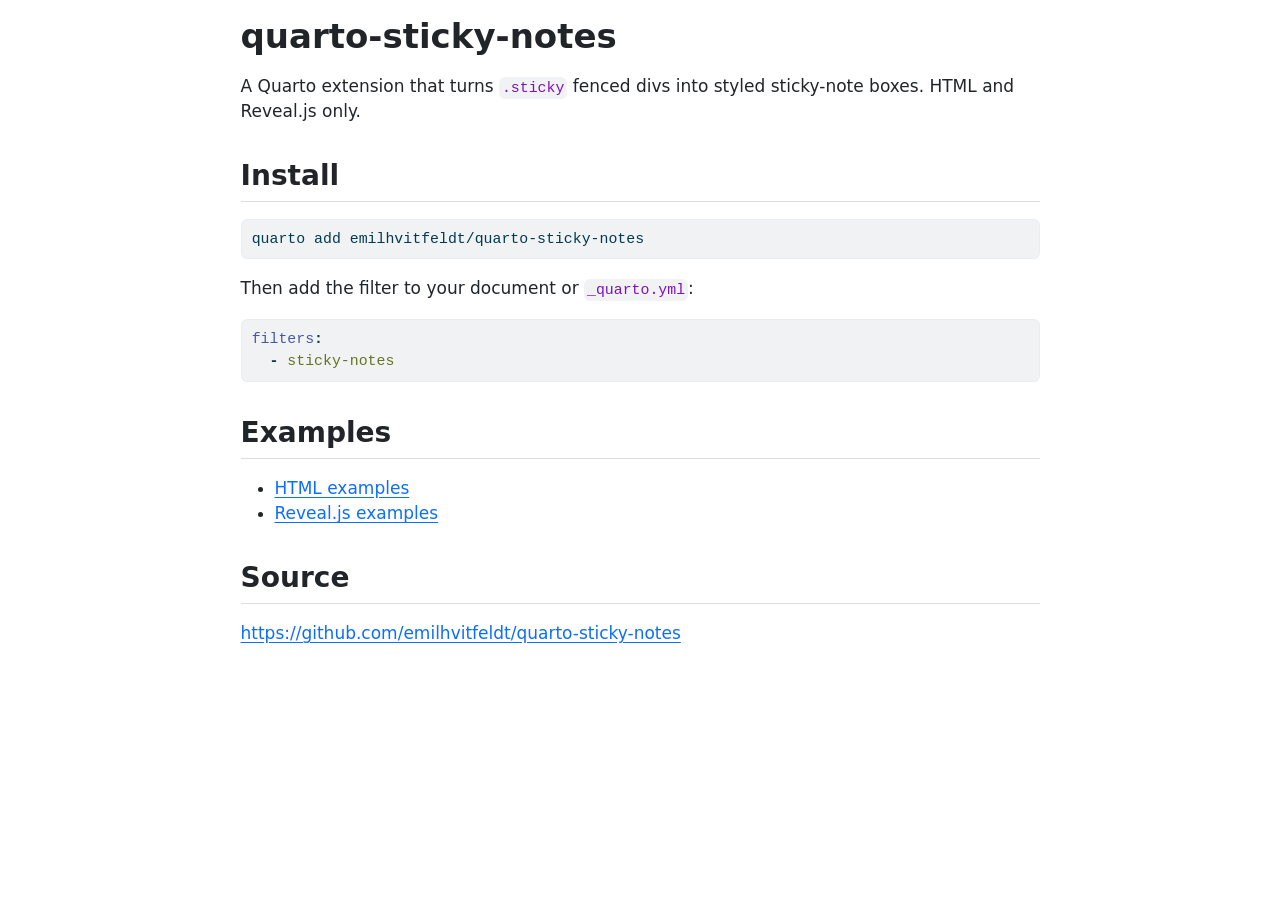
<file: docs/index.html>
<!DOCTYPE html>
<html xmlns="http://www.w3.org/1999/xhtml" lang="en" xml:lang="en"><head>

<meta charset="utf-8">
<meta name="generator" content="quarto-1.9.35">

<meta name="viewport" content="width=device-width, initial-scale=1.0, user-scalable=yes">


<title>quarto-sticky-notes</title>
<style>
/* Default styles provided by pandoc.
** See https://pandoc.org/MANUAL.html#variables-for-html for config info.
*/
code{white-space: pre-wrap;}
span.smallcaps{font-variant: small-caps;}
div.columns{display: flex; gap: min(4vw, 1.5em);}
div.column{flex: auto; overflow-x: auto;}
div.hanging-indent{margin-left: 1.5em; text-indent: -1.5em;}
ul.task-list{list-style: none;}
ul.task-list li input[type="checkbox"] {
  width: 0.8em;
  margin: 0 0.8em 0.2em -1em; /* quarto-specific, see https://github.com/quarto-dev/quarto-cli/issues/4556 */ 
  vertical-align: middle;
}
/* CSS for syntax highlighting */
html { -webkit-text-size-adjust: 100%; }
pre > code.sourceCode { white-space: pre; position: relative; }
pre > code.sourceCode > span { display: inline-block; line-height: 1.25; }
pre > code.sourceCode > span:empty { height: 1.2em; }
.sourceCode { overflow: visible; }
code.sourceCode > span { color: inherit; text-decoration: inherit; }
div.sourceCode { margin: 1em 0; }
pre.sourceCode { margin: 0; }
@media screen {
div.sourceCode { overflow: auto; }
}
@media print {
pre > code.sourceCode { white-space: pre-wrap; }
pre > code.sourceCode > span { text-indent: -5em; padding-left: 5em; }
}
pre.numberSource code
  { counter-reset: source-line 0; }
pre.numberSource code > span
  { position: relative; left: -4em; counter-increment: source-line; }
pre.numberSource code > span > a:first-child::before
  { content: counter(source-line);
    position: relative; left: -1em; text-align: right; vertical-align: baseline;
    border: none; display: inline-block;
    -webkit-touch-callout: none; -webkit-user-select: none;
    -khtml-user-select: none; -moz-user-select: none;
    -ms-user-select: none; user-select: none;
    padding: 0 4px; width: 4em;
  }
pre.numberSource { margin-left: 3em;  padding-left: 4px; }
div.sourceCode
  {   }
@media screen {
pre > code.sourceCode > span > a:first-child::before { text-decoration: underline; }
}
</style>


<script src="index_files/libs/clipboard/clipboard.min.js"></script>
<script src="index_files/libs/quarto-html/quarto.js" type="module"></script>
<script src="index_files/libs/quarto-html/tabsets/tabsets.js" type="module"></script>
<script src="index_files/libs/quarto-html/popper.min.js"></script>
<script src="index_files/libs/quarto-html/tippy.umd.min.js"></script>
<script src="index_files/libs/quarto-html/anchor.min.js"></script>
<link href="index_files/libs/quarto-html/tippy.css" rel="stylesheet">
<link href="index_files/libs/quarto-html/quarto-syntax-highlighting-46f66b053e56abd73bb6e954d61a315b.css" rel="stylesheet" id="quarto-text-highlighting-styles">
<script src="index_files/libs/bootstrap/bootstrap.min.js"></script>
<link href="index_files/libs/bootstrap/bootstrap-icons.css" rel="stylesheet">
<link href="index_files/libs/bootstrap/bootstrap-138a6193a3bd40baf1e627da441a4734.min.css" rel="stylesheet" append-hash="true" id="quarto-bootstrap" data-mode="light">


</head>

<body class="fullcontent quarto-light">

<div id="quarto-content" class="page-columns page-rows-contents page-layout-article">

<main class="content" id="quarto-document-content">

<header id="title-block-header" class="quarto-title-block default">
<div class="quarto-title">
<h1 class="title">quarto-sticky-notes</h1>
</div>



<div class="quarto-title-meta">

    
  
    
  </div>
  


</header>


<p>A Quarto extension that turns <code>.sticky</code> fenced divs into styled sticky-note boxes. HTML and Reveal.js only.</p>
<section id="install" class="level2">
<h2 class="anchored" data-anchor-id="install">Install</h2>
<div class="code-copy-outer-scaffold"><div class="sourceCode" id="cb1"><pre class="sourceCode bash code-with-copy"><code class="sourceCode bash"><span id="cb1-1"><a href="#cb1-1" aria-hidden="true" tabindex="-1"></a><span class="ex">quarto</span> add emilhvitfeldt/quarto-sticky-notes</span></code></pre></div><button title="Copy to Clipboard" class="code-copy-button"><i class="bi"></i></button></div>
<p>Then add the filter to your document or <code>_quarto.yml</code>:</p>
<div class="code-copy-outer-scaffold"><div class="sourceCode" id="cb2"><pre class="sourceCode yaml code-with-copy"><code class="sourceCode yaml"><span id="cb2-1"><a href="#cb2-1" aria-hidden="true" tabindex="-1"></a><span class="fu">filters</span><span class="kw">:</span></span>
<span id="cb2-2"><a href="#cb2-2" aria-hidden="true" tabindex="-1"></a><span class="at">  </span><span class="kw">-</span><span class="at"> sticky-notes</span></span></code></pre></div><button title="Copy to Clipboard" class="code-copy-button"><i class="bi"></i></button></div>
</section>
<section id="examples" class="level2">
<h2 class="anchored" data-anchor-id="examples">Examples</h2>
<ul>
<li><a href="example.html">HTML examples</a></li>
<li><a href="example-revealjs.html">Reveal.js examples</a></li>
</ul>
</section>
<section id="source" class="level2">
<h2 class="anchored" data-anchor-id="source">Source</h2>
<p><a href="https://github.com/emilhvitfeldt/quarto-sticky-notes" class="uri">https://github.com/emilhvitfeldt/quarto-sticky-notes</a></p>
</section>

</main>
<!-- /main column -->
<script id="quarto-html-after-body" type="application/javascript">
  window.document.addEventListener("DOMContentLoaded", function (event) {
    const icon = "";
    const anchorJS = new window.AnchorJS();
    anchorJS.options = {
      placement: 'right',
      icon: icon
    };
    anchorJS.add('.anchored');
    const isCodeAnnotation = (el) => {
      for (const clz of el.classList) {
        if (clz.startsWith('code-annotation-')) {                     
          return true;
        }
      }
      return false;
    }
    const onCopySuccess = function(e) {
      // button target
      const button = e.trigger;
      // don't keep focus
      button.blur();
      // flash "checked"
      button.classList.add('code-copy-button-checked');
      var currentTitle = button.getAttribute("title");
      button.setAttribute("title", "Copied!");
      let tooltip;
      if (window.bootstrap) {
        button.setAttribute("data-bs-toggle", "tooltip");
        button.setAttribute("data-bs-placement", "left");
        button.setAttribute("data-bs-title", "Copied!");
        tooltip = new bootstrap.Tooltip(button, 
          { trigger: "manual", 
            customClass: "code-copy-button-tooltip",
            offset: [0, -8]});
        tooltip.show();    
      }
      setTimeout(function() {
        if (tooltip) {
          tooltip.hide();
          button.removeAttribute("data-bs-title");
          button.removeAttribute("data-bs-toggle");
          button.removeAttribute("data-bs-placement");
        }
        button.setAttribute("title", currentTitle);
        button.classList.remove('code-copy-button-checked');
      }, 1000);
      // clear code selection
      e.clearSelection();
    }
    const getTextToCopy = function(trigger) {
      const outerScaffold = trigger.parentElement.cloneNode(true);
      const codeEl = outerScaffold.querySelector('code');
      for (const childEl of codeEl.children) {
        if (isCodeAnnotation(childEl)) {
          childEl.remove();
        }
      }
      return codeEl.innerText;
    }
    const clipboard = new window.ClipboardJS('.code-copy-button:not([data-in-quarto-modal])', {
      text: getTextToCopy
    });
    clipboard.on('success', onCopySuccess);
    if (window.document.getElementById('quarto-embedded-source-code-modal')) {
      const clipboardModal = new window.ClipboardJS('.code-copy-button[data-in-quarto-modal]', {
        text: getTextToCopy,
        container: window.document.getElementById('quarto-embedded-source-code-modal')
      });
      clipboardModal.on('success', onCopySuccess);
    }
      var localhostRegex = new RegExp(/^(?:http|https):\/\/localhost\:?[0-9]*\//);
      var mailtoRegex = new RegExp(/^mailto:/);
        var filterRegex = new RegExp('/' + window.location.host + '/');
      var isInternal = (href) => {
          return filterRegex.test(href) || localhostRegex.test(href) || mailtoRegex.test(href);
      }
      // Inspect non-navigation links and adorn them if external
     var links = window.document.querySelectorAll('a[href]:not(.nav-link):not(.navbar-brand):not(.toc-action):not(.sidebar-link):not(.sidebar-item-toggle):not(.pagination-link):not(.no-external):not([aria-hidden]):not(.dropdown-item):not(.quarto-navigation-tool):not(.about-link)');
      for (var i=0; i<links.length; i++) {
        const link = links[i];
        if (!isInternal(link.href)) {
          // undo the damage that might have been done by quarto-nav.js in the case of
          // links that we want to consider external
          if (link.dataset.originalHref !== undefined) {
            link.href = link.dataset.originalHref;
          }
        }
      }
    function tippyHover(el, contentFn, onTriggerFn, onUntriggerFn) {
      const config = {
        allowHTML: true,
        maxWidth: 500,
        delay: 100,
        arrow: false,
        appendTo: function(el) {
            return el.parentElement;
        },
        interactive: true,
        interactiveBorder: 10,
        theme: 'quarto',
        placement: 'bottom-start',
      };
      if (contentFn) {
        config.content = contentFn;
      }
      if (onTriggerFn) {
        config.onTrigger = onTriggerFn;
      }
      if (onUntriggerFn) {
        config.onUntrigger = onUntriggerFn;
      }
      window.tippy(el, config); 
    }
    const noterefs = window.document.querySelectorAll('a[role="doc-noteref"]');
    for (var i=0; i<noterefs.length; i++) {
      const ref = noterefs[i];
      tippyHover(ref, function() {
        // use id or data attribute instead here
        let href = ref.getAttribute('data-footnote-href') || ref.getAttribute('href');
        try { href = new URL(href).hash; } catch {}
        const id = href.replace(/^#\/?/, "");
        const note = window.document.getElementById(id);
        if (note) {
          return note.innerHTML;
        } else {
          return "";
        }
      });
    }
    const xrefs = window.document.querySelectorAll('a.quarto-xref');
    const processXRef = (id, note) => {
      // Strip column container classes
      const stripColumnClz = (el) => {
        el.classList.remove("page-full", "page-columns");
        if (el.children) {
          for (const child of el.children) {
            stripColumnClz(child);
          }
        }
      }
      stripColumnClz(note)
      if (id === null || id.startsWith('sec-')) {
        // Special case sections, only their first couple elements
        const container = document.createElement("div");
        if (note.children && note.children.length > 2) {
          container.appendChild(note.children[0].cloneNode(true));
          for (let i = 1; i < note.children.length; i++) {
            const child = note.children[i];
            if (child.tagName === "P" && child.innerText === "") {
              continue;
            } else {
              container.appendChild(child.cloneNode(true));
              break;
            }
          }
          if (window.Quarto?.typesetMath) {
            window.Quarto.typesetMath(container);
          }
          return container.innerHTML
        } else {
          if (window.Quarto?.typesetMath) {
            window.Quarto.typesetMath(note);
          }
          return note.innerHTML;
        }
      } else {
        // Remove any anchor links if they are present
        const anchorLink = note.querySelector('a.anchorjs-link');
        if (anchorLink) {
          anchorLink.remove();
        }
        if (window.Quarto?.typesetMath) {
          window.Quarto.typesetMath(note);
        }
        if (note.classList.contains("callout")) {
          return note.outerHTML;
        } else {
          return note.innerHTML;
        }
      }
    }
    for (var i=0; i<xrefs.length; i++) {
      const xref = xrefs[i];
      tippyHover(xref, undefined, function(instance) {
        instance.disable();
        let url = xref.getAttribute('href');
        let hash = undefined; 
        if (url.startsWith('#')) {
          hash = url;
        } else {
          try { hash = new URL(url).hash; } catch {}
        }
        if (hash) {
          const id = hash.replace(/^#\/?/, "");
          const note = window.document.getElementById(id);
          if (note !== null) {
            try {
              const html = processXRef(id, note.cloneNode(true));
              instance.setContent(html);
            } finally {
              instance.enable();
              instance.show();
            }
          } else {
            // See if we can fetch this
            fetch(url.split('#')[0])
            .then(res => res.text())
            .then(html => {
              const parser = new DOMParser();
              const htmlDoc = parser.parseFromString(html, "text/html");
              const note = htmlDoc.getElementById(id);
              if (note !== null) {
                const html = processXRef(id, note);
                instance.setContent(html);
              } 
            }).finally(() => {
              instance.enable();
              instance.show();
            });
          }
        } else {
          // See if we can fetch a full url (with no hash to target)
          // This is a special case and we should probably do some content thinning / targeting
          fetch(url)
          .then(res => res.text())
          .then(html => {
            const parser = new DOMParser();
            const htmlDoc = parser.parseFromString(html, "text/html");
            const note = htmlDoc.querySelector('main.content');
            if (note !== null) {
              // This should only happen for chapter cross references
              // (since there is no id in the URL)
              // remove the first header
              if (note.children.length > 0 && note.children[0].tagName === "HEADER") {
                note.children[0].remove();
              }
              const html = processXRef(null, note);
              instance.setContent(html);
            } 
          }).finally(() => {
            instance.enable();
            instance.show();
          });
        }
      }, function(instance) {
      });
    }
        let selectedAnnoteEl;
        const selectorForAnnotation = ( cell, annotation) => {
          let cellAttr = 'data-code-cell="' + cell + '"';
          let lineAttr = 'data-code-annotation="' +  annotation + '"';
          const selector = 'span[' + cellAttr + '][' + lineAttr + ']';
          return selector;
        }
        const selectCodeLines = (annoteEl) => {
          const doc = window.document;
          const targetCell = annoteEl.getAttribute("data-target-cell");
          const targetAnnotation = annoteEl.getAttribute("data-target-annotation");
          const annoteSpan = window.document.querySelector(selectorForAnnotation(targetCell, targetAnnotation));
          const lines = annoteSpan.getAttribute("data-code-lines").split(",");
          const lineIds = lines.map((line) => {
            return targetCell + "-" + line;
          })
          let top = null;
          let height = null;
          let parent = null;
          if (lineIds.length > 0) {
              //compute the position of the single el (top and bottom and make a div)
              const el = window.document.getElementById(lineIds[0]);
              top = el.offsetTop;
              height = el.offsetHeight;
              parent = el.parentElement.parentElement;
            if (lineIds.length > 1) {
              const lastEl = window.document.getElementById(lineIds[lineIds.length - 1]);
              const bottom = lastEl.offsetTop + lastEl.offsetHeight;
              height = bottom - top;
            }
            if (top !== null && height !== null && parent !== null) {
              // cook up a div (if necessary) and position it 
              let div = window.document.getElementById("code-annotation-line-highlight");
              if (div === null) {
                div = window.document.createElement("div");
                div.setAttribute("id", "code-annotation-line-highlight");
                div.style.position = 'absolute';
                parent.appendChild(div);
              }
              div.style.top = top - 2 + "px";
              div.style.height = height + 4 + "px";
              div.style.left = 0;
              let gutterDiv = window.document.getElementById("code-annotation-line-highlight-gutter");
              if (gutterDiv === null) {
                gutterDiv = window.document.createElement("div");
                gutterDiv.setAttribute("id", "code-annotation-line-highlight-gutter");
                gutterDiv.style.position = 'absolute';
                const codeCell = window.document.getElementById(targetCell);
                const gutter = codeCell.querySelector('.code-annotation-gutter');
                gutter.appendChild(gutterDiv);
              }
              gutterDiv.style.top = top - 2 + "px";
              gutterDiv.style.height = height + 4 + "px";
            }
            selectedAnnoteEl = annoteEl;
          }
        };
        const unselectCodeLines = () => {
          const elementsIds = ["code-annotation-line-highlight", "code-annotation-line-highlight-gutter"];
          elementsIds.forEach((elId) => {
            const div = window.document.getElementById(elId);
            if (div) {
              div.remove();
            }
          });
          selectedAnnoteEl = undefined;
        };
          // Handle positioning of the toggle
      window.addEventListener(
        "resize",
        throttle(() => {
          elRect = undefined;
          if (selectedAnnoteEl) {
            selectCodeLines(selectedAnnoteEl);
          }
        }, 10)
      );
      function throttle(fn, ms) {
      let throttle = false;
      let timer;
        return (...args) => {
          if(!throttle) { // first call gets through
              fn.apply(this, args);
              throttle = true;
          } else { // all the others get throttled
              if(timer) clearTimeout(timer); // cancel #2
              timer = setTimeout(() => {
                fn.apply(this, args);
                timer = throttle = false;
              }, ms);
          }
        };
      }
        // Attach click handler to the DT
        const annoteDls = window.document.querySelectorAll('dt[data-target-cell]');
        for (const annoteDlNode of annoteDls) {
          annoteDlNode.addEventListener('click', (event) => {
            const clickedEl = event.target;
            if (clickedEl !== selectedAnnoteEl) {
              unselectCodeLines();
              const activeEl = window.document.querySelector('dt[data-target-cell].code-annotation-active');
              if (activeEl) {
                activeEl.classList.remove('code-annotation-active');
              }
              selectCodeLines(clickedEl);
              clickedEl.classList.add('code-annotation-active');
            } else {
              // Unselect the line
              unselectCodeLines();
              clickedEl.classList.remove('code-annotation-active');
            }
          });
        }
    const findCites = (el) => {
      const parentEl = el.parentElement;
      if (parentEl) {
        const cites = parentEl.dataset.cites;
        if (cites) {
          return {
            el,
            cites: cites.split(' ')
          };
        } else {
          return findCites(el.parentElement)
        }
      } else {
        return undefined;
      }
    };
    var bibliorefs = window.document.querySelectorAll('a[role="doc-biblioref"]');
    for (var i=0; i<bibliorefs.length; i++) {
      const ref = bibliorefs[i];
      const citeInfo = findCites(ref);
      if (citeInfo) {
        tippyHover(citeInfo.el, function() {
          var popup = window.document.createElement('div');
          citeInfo.cites.forEach(function(cite) {
            var citeDiv = window.document.createElement('div');
            citeDiv.classList.add('hanging-indent');
            citeDiv.classList.add('csl-entry');
            var biblioDiv = window.document.getElementById('ref-' + cite);
            if (biblioDiv) {
              citeDiv.innerHTML = biblioDiv.innerHTML;
            }
            popup.appendChild(citeDiv);
          });
          return popup.innerHTML;
        });
      }
    }
  });
  </script>
</div> <!-- /content -->




</body></html>
</file>
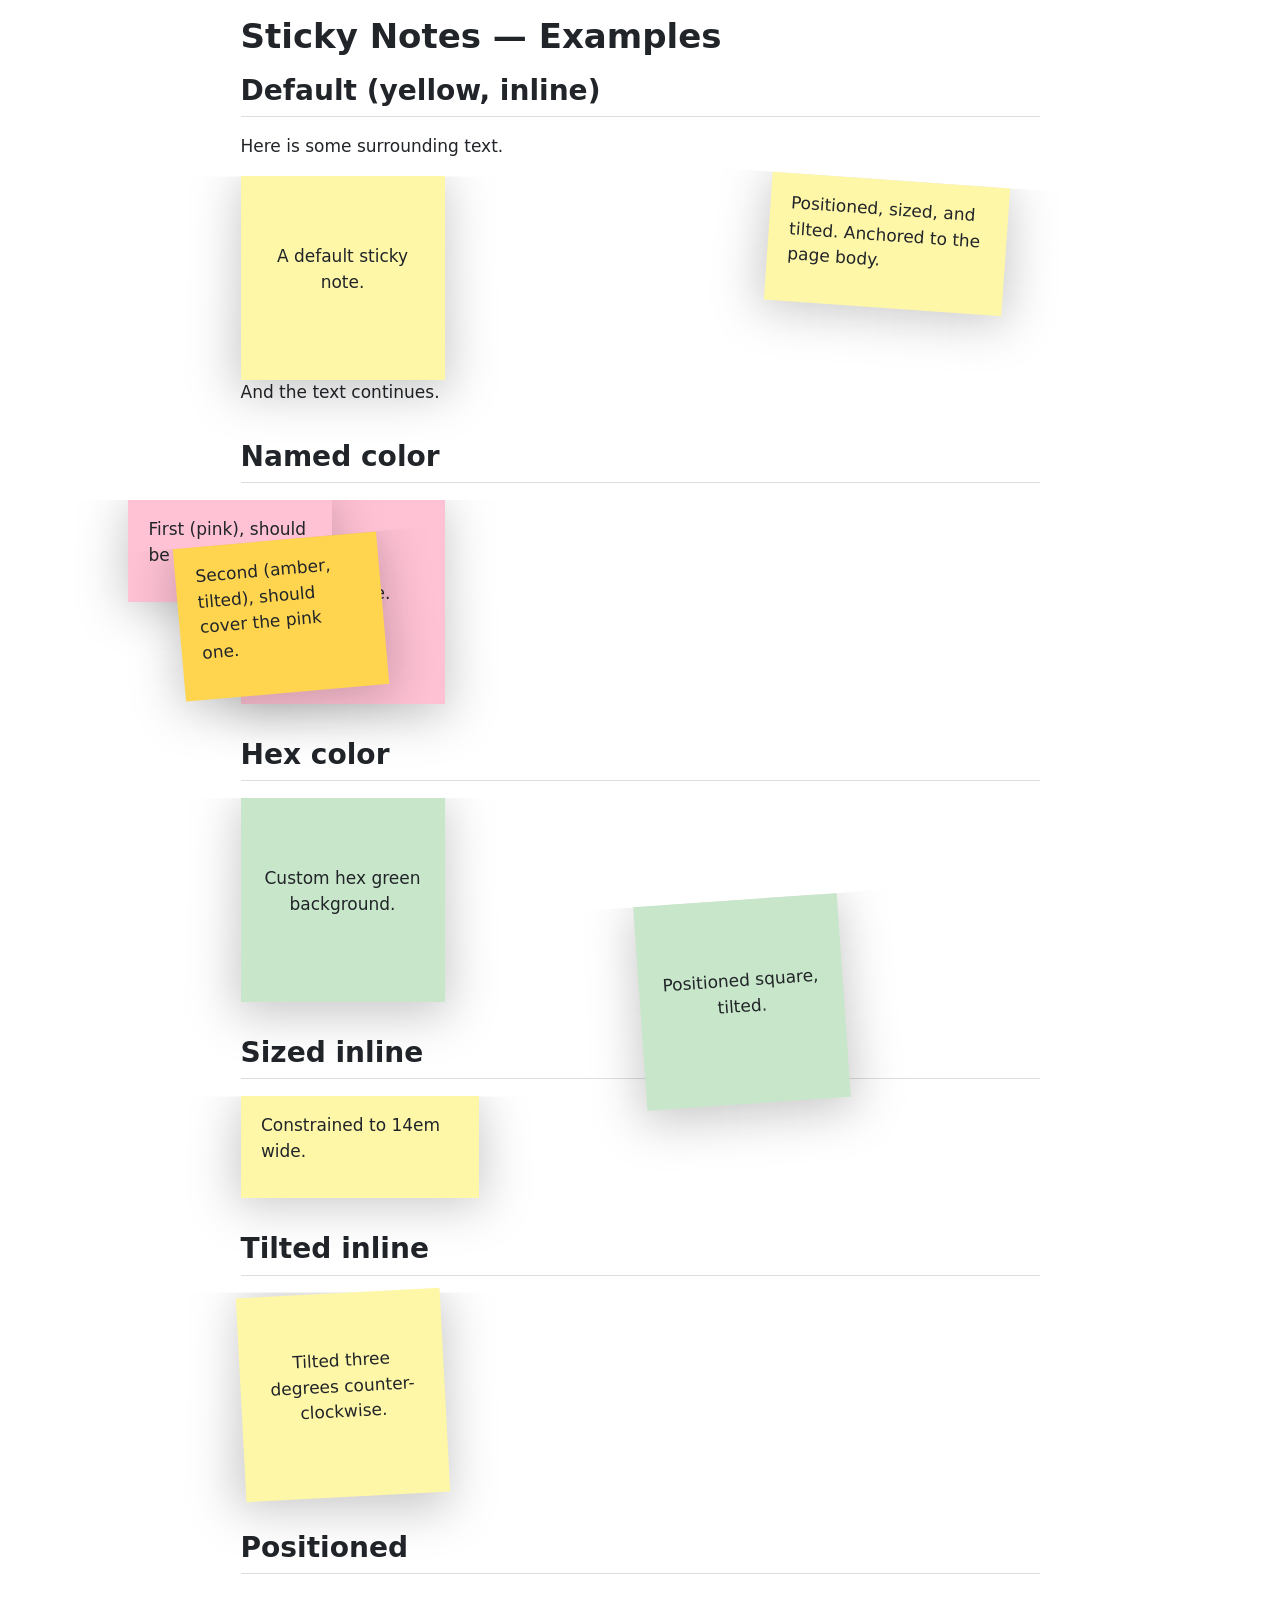
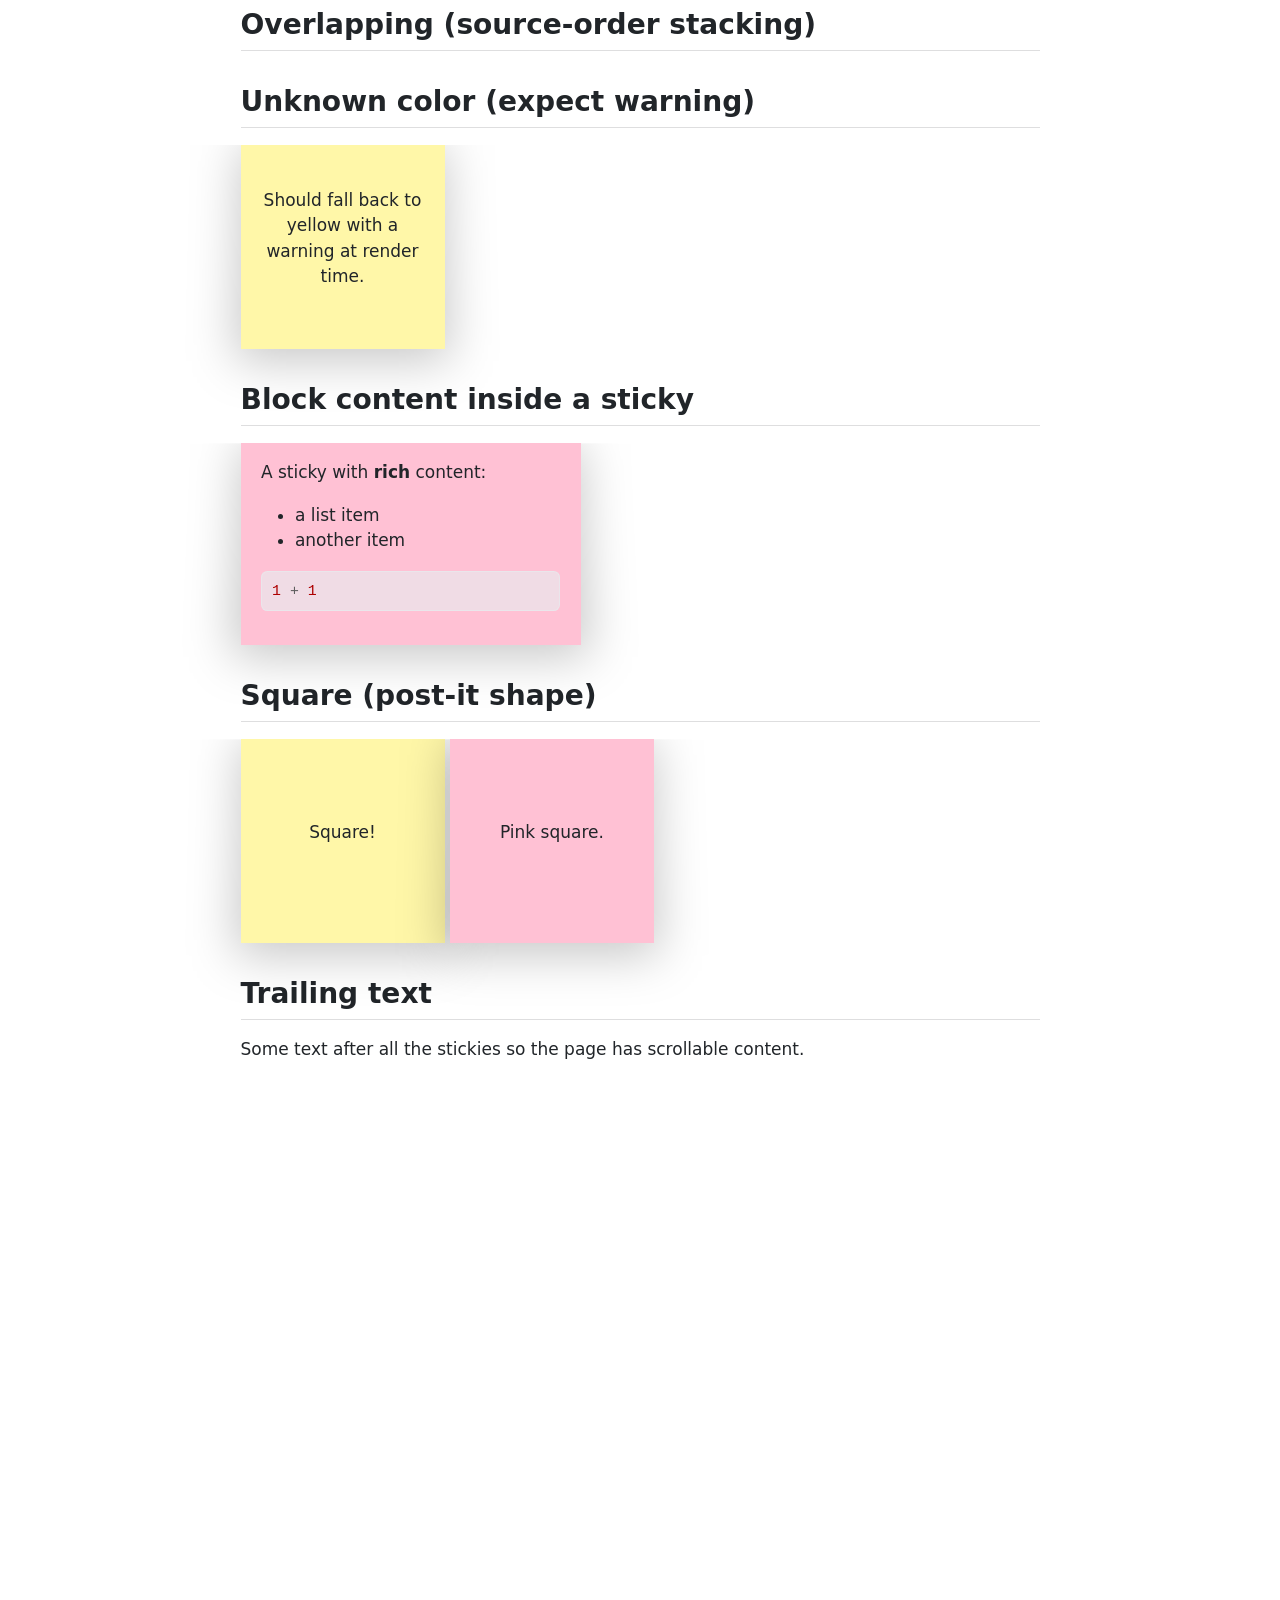
<file: docs/example.html>
<!DOCTYPE html>
<html xmlns="http://www.w3.org/1999/xhtml" lang="en" xml:lang="en"><head>

<meta charset="utf-8">
<meta name="generator" content="quarto-1.9.35">

<meta name="viewport" content="width=device-width, initial-scale=1.0, user-scalable=yes">


<title>Sticky Notes — Examples</title>
<style>
/* Default styles provided by pandoc.
** See https://pandoc.org/MANUAL.html#variables-for-html for config info.
*/
code{white-space: pre-wrap;}
span.smallcaps{font-variant: small-caps;}
div.columns{display: flex; gap: min(4vw, 1.5em);}
div.column{flex: auto; overflow-x: auto;}
div.hanging-indent{margin-left: 1.5em; text-indent: -1.5em;}
ul.task-list{list-style: none;}
ul.task-list li input[type="checkbox"] {
  width: 0.8em;
  margin: 0 0.8em 0.2em -1em; /* quarto-specific, see https://github.com/quarto-dev/quarto-cli/issues/4556 */ 
  vertical-align: middle;
}
/* CSS for syntax highlighting */
html { -webkit-text-size-adjust: 100%; }
pre > code.sourceCode { white-space: pre; position: relative; }
pre > code.sourceCode > span { display: inline-block; line-height: 1.25; }
pre > code.sourceCode > span:empty { height: 1.2em; }
.sourceCode { overflow: visible; }
code.sourceCode > span { color: inherit; text-decoration: inherit; }
div.sourceCode { margin: 1em 0; }
pre.sourceCode { margin: 0; }
@media screen {
div.sourceCode { overflow: auto; }
}
@media print {
pre > code.sourceCode { white-space: pre-wrap; }
pre > code.sourceCode > span { text-indent: -5em; padding-left: 5em; }
}
pre.numberSource code
  { counter-reset: source-line 0; }
pre.numberSource code > span
  { position: relative; left: -4em; counter-increment: source-line; }
pre.numberSource code > span > a:first-child::before
  { content: counter(source-line);
    position: relative; left: -1em; text-align: right; vertical-align: baseline;
    border: none; display: inline-block;
    -webkit-touch-callout: none; -webkit-user-select: none;
    -khtml-user-select: none; -moz-user-select: none;
    -ms-user-select: none; user-select: none;
    padding: 0 4px; width: 4em;
  }
pre.numberSource { margin-left: 3em;  padding-left: 4px; }
div.sourceCode
  {   }
@media screen {
pre > code.sourceCode > span > a:first-child::before { text-decoration: underline; }
}
</style>


<script src="example_files/libs/clipboard/clipboard.min.js"></script>
<script src="example_files/libs/quarto-html/quarto.js" type="module"></script>
<script src="example_files/libs/quarto-html/tabsets/tabsets.js" type="module"></script>
<script src="example_files/libs/quarto-html/popper.min.js"></script>
<script src="example_files/libs/quarto-html/tippy.umd.min.js"></script>
<script src="example_files/libs/quarto-html/anchor.min.js"></script>
<link href="example_files/libs/quarto-html/tippy.css" rel="stylesheet">
<link href="example_files/libs/quarto-html/quarto-syntax-highlighting-46f66b053e56abd73bb6e954d61a315b.css" rel="stylesheet" id="quarto-text-highlighting-styles">
<script src="example_files/libs/bootstrap/bootstrap.min.js"></script>
<link href="example_files/libs/bootstrap/bootstrap-icons.css" rel="stylesheet">
<link href="example_files/libs/bootstrap/bootstrap-138a6193a3bd40baf1e627da441a4734.min.css" rel="stylesheet" append-hash="true" id="quarto-bootstrap" data-mode="light">
<script src="example_files/libs/quarto-contrib/sticky-notes-0.1.0/sticky-notes.js"></script>
<link href="example_files/libs/quarto-contrib/sticky-notes-0.1.0/sticky-notes.css" rel="stylesheet">


</head>

<body class="fullcontent quarto-light">

<div id="quarto-content" class="page-columns page-rows-contents page-layout-article">

<main class="content" id="quarto-document-content">

<header id="title-block-header" class="quarto-title-block default">
<div class="quarto-title">
<h1 class="title">Sticky Notes — Examples</h1>
</div>



<div class="quarto-title-meta">

    
  
    
  </div>
  


</header>


<section id="default-yellow-inline" class="level2">
<h2 class="anchored" data-anchor-id="default-yellow-inline">Default (yellow, inline)</h2>
<p>Here is some surrounding text.</p>
<div class="sticky sticky-yellow square">
<p>A default sticky note.</p>
</div>
<p>And the text continues.</p>
</section>
<section id="named-color" class="level2">
<h2 class="anchored" data-anchor-id="named-color">Named color</h2>
<div class="sticky sticky-pink square">
<p>A pink one.</p>
</div>
</section>
<section id="hex-color" class="level2">
<h2 class="anchored" data-anchor-id="hex-color">Hex color</h2>
<div class="sticky square" style="--sticky-bg:#c8e6c9">
<p>Custom hex green background.</p>
</div>
</section>
<section id="sized-inline" class="level2">
<h2 class="anchored" data-anchor-id="sized-inline">Sized inline</h2>
<div class="sticky sticky-yellow" style="width:14em">
<p>Constrained to 14em wide.</p>
</div>
</section>
<section id="tilted-inline" class="level2">
<h2 class="anchored" data-anchor-id="tilted-inline">Tilted inline</h2>
<div class="sticky sticky-yellow square" style="transform:rotate(-3deg)">
<p>Tilted three degrees counter-clockwise.</p>
</div>
</section>
<section id="positioned" class="level2">
<h2 class="anchored" data-anchor-id="positioned">Positioned</h2>
<div class="sticky sticky-yellow sticky-positioned" style="top:180px;left:60%;width:14em;transform:rotate(4deg)">
<p>Positioned, sized, and tilted. Anchored to the page body.</p>
</div>
</section>
<section id="overlapping-source-order-stacking" class="level2">
<h2 class="anchored" data-anchor-id="overlapping-source-order-stacking">Overlapping (source-order stacking)</h2>
<div class="sticky sticky-pink sticky-positioned" style="top:500px;left:10%;width:12em">
<p>First (pink), should be under.</p>
</div>
<div class="sticky sticky-positioned" style="--sticky-bg:#ffd54f;top:540px;left:14%;width:12em;transform:rotate(-5deg)">
<p>Second (amber, tilted), should cover the pink one.</p>
</div>
</section>
<section id="unknown-color-expect-warning" class="level2">
<h2 class="anchored" data-anchor-id="unknown-color-expect-warning">Unknown color (expect warning)</h2>
<div class="sticky sticky-yellow square">
<p>Should fall back to yellow with a warning at render time.</p>
</div>
</section>
<section id="block-content-inside-a-sticky" class="level2">
<h2 class="anchored" data-anchor-id="block-content-inside-a-sticky">Block content inside a sticky</h2>
<div class="sticky sticky-pink" style="width:20em">
<p>A sticky with <strong>rich</strong> content:</p>
<ul>
<li>a list item</li>
<li>another item</li>
</ul>
<div class="code-copy-outer-scaffold"><div class="sourceCode" id="cb1"><pre class="sourceCode r code-with-copy"><code class="sourceCode r"><span id="cb1-1"><a href="#cb1-1" aria-hidden="true" tabindex="-1"></a><span class="dv">1</span> <span class="sc">+</span> <span class="dv">1</span></span></code></pre></div><button title="Copy to Clipboard" class="code-copy-button"><i class="bi"></i></button></div>
</div>
</section>
<section id="square-post-it-shape" class="level2">
<h2 class="anchored" data-anchor-id="square-post-it-shape">Square (post-it shape)</h2>
<div class="sticky square sticky-yellow">
<p>Square!</p>
</div>
<div class="sticky square sticky-pink">
<p>Pink square.</p>
</div>
<div class="sticky square sticky-positioned" style="--sticky-bg:#c8e6c9;top:900px;left:50%;transform:rotate(-4deg)">
<p>Positioned square, tilted.</p>
</div>
</section>
<section id="trailing-text" class="level2">
<h2 class="anchored" data-anchor-id="trailing-text">Trailing text</h2>
<p>Some text after all the stickies so the page has scrollable content.</p>
<div style="height: 600px;"></div>
</section>

</main>
<!-- /main column -->
<script id="quarto-html-after-body" type="application/javascript">
  window.document.addEventListener("DOMContentLoaded", function (event) {
    const icon = "";
    const anchorJS = new window.AnchorJS();
    anchorJS.options = {
      placement: 'right',
      icon: icon
    };
    anchorJS.add('.anchored');
    const isCodeAnnotation = (el) => {
      for (const clz of el.classList) {
        if (clz.startsWith('code-annotation-')) {                     
          return true;
        }
      }
      return false;
    }
    const onCopySuccess = function(e) {
      // button target
      const button = e.trigger;
      // don't keep focus
      button.blur();
      // flash "checked"
      button.classList.add('code-copy-button-checked');
      var currentTitle = button.getAttribute("title");
      button.setAttribute("title", "Copied!");
      let tooltip;
      if (window.bootstrap) {
        button.setAttribute("data-bs-toggle", "tooltip");
        button.setAttribute("data-bs-placement", "left");
        button.setAttribute("data-bs-title", "Copied!");
        tooltip = new bootstrap.Tooltip(button, 
          { trigger: "manual", 
            customClass: "code-copy-button-tooltip",
            offset: [0, -8]});
        tooltip.show();    
      }
      setTimeout(function() {
        if (tooltip) {
          tooltip.hide();
          button.removeAttribute("data-bs-title");
          button.removeAttribute("data-bs-toggle");
          button.removeAttribute("data-bs-placement");
        }
        button.setAttribute("title", currentTitle);
        button.classList.remove('code-copy-button-checked');
      }, 1000);
      // clear code selection
      e.clearSelection();
    }
    const getTextToCopy = function(trigger) {
      const outerScaffold = trigger.parentElement.cloneNode(true);
      const codeEl = outerScaffold.querySelector('code');
      for (const childEl of codeEl.children) {
        if (isCodeAnnotation(childEl)) {
          childEl.remove();
        }
      }
      return codeEl.innerText;
    }
    const clipboard = new window.ClipboardJS('.code-copy-button:not([data-in-quarto-modal])', {
      text: getTextToCopy
    });
    clipboard.on('success', onCopySuccess);
    if (window.document.getElementById('quarto-embedded-source-code-modal')) {
      const clipboardModal = new window.ClipboardJS('.code-copy-button[data-in-quarto-modal]', {
        text: getTextToCopy,
        container: window.document.getElementById('quarto-embedded-source-code-modal')
      });
      clipboardModal.on('success', onCopySuccess);
    }
      var localhostRegex = new RegExp(/^(?:http|https):\/\/localhost\:?[0-9]*\//);
      var mailtoRegex = new RegExp(/^mailto:/);
        var filterRegex = new RegExp('/' + window.location.host + '/');
      var isInternal = (href) => {
          return filterRegex.test(href) || localhostRegex.test(href) || mailtoRegex.test(href);
      }
      // Inspect non-navigation links and adorn them if external
     var links = window.document.querySelectorAll('a[href]:not(.nav-link):not(.navbar-brand):not(.toc-action):not(.sidebar-link):not(.sidebar-item-toggle):not(.pagination-link):not(.no-external):not([aria-hidden]):not(.dropdown-item):not(.quarto-navigation-tool):not(.about-link)');
      for (var i=0; i<links.length; i++) {
        const link = links[i];
        if (!isInternal(link.href)) {
          // undo the damage that might have been done by quarto-nav.js in the case of
          // links that we want to consider external
          if (link.dataset.originalHref !== undefined) {
            link.href = link.dataset.originalHref;
          }
        }
      }
    function tippyHover(el, contentFn, onTriggerFn, onUntriggerFn) {
      const config = {
        allowHTML: true,
        maxWidth: 500,
        delay: 100,
        arrow: false,
        appendTo: function(el) {
            return el.parentElement;
        },
        interactive: true,
        interactiveBorder: 10,
        theme: 'quarto',
        placement: 'bottom-start',
      };
      if (contentFn) {
        config.content = contentFn;
      }
      if (onTriggerFn) {
        config.onTrigger = onTriggerFn;
      }
      if (onUntriggerFn) {
        config.onUntrigger = onUntriggerFn;
      }
      window.tippy(el, config); 
    }
    const noterefs = window.document.querySelectorAll('a[role="doc-noteref"]');
    for (var i=0; i<noterefs.length; i++) {
      const ref = noterefs[i];
      tippyHover(ref, function() {
        // use id or data attribute instead here
        let href = ref.getAttribute('data-footnote-href') || ref.getAttribute('href');
        try { href = new URL(href).hash; } catch {}
        const id = href.replace(/^#\/?/, "");
        const note = window.document.getElementById(id);
        if (note) {
          return note.innerHTML;
        } else {
          return "";
        }
      });
    }
    const xrefs = window.document.querySelectorAll('a.quarto-xref');
    const processXRef = (id, note) => {
      // Strip column container classes
      const stripColumnClz = (el) => {
        el.classList.remove("page-full", "page-columns");
        if (el.children) {
          for (const child of el.children) {
            stripColumnClz(child);
          }
        }
      }
      stripColumnClz(note)
      if (id === null || id.startsWith('sec-')) {
        // Special case sections, only their first couple elements
        const container = document.createElement("div");
        if (note.children && note.children.length > 2) {
          container.appendChild(note.children[0].cloneNode(true));
          for (let i = 1; i < note.children.length; i++) {
            const child = note.children[i];
            if (child.tagName === "P" && child.innerText === "") {
              continue;
            } else {
              container.appendChild(child.cloneNode(true));
              break;
            }
          }
          if (window.Quarto?.typesetMath) {
            window.Quarto.typesetMath(container);
          }
          return container.innerHTML
        } else {
          if (window.Quarto?.typesetMath) {
            window.Quarto.typesetMath(note);
          }
          return note.innerHTML;
        }
      } else {
        // Remove any anchor links if they are present
        const anchorLink = note.querySelector('a.anchorjs-link');
        if (anchorLink) {
          anchorLink.remove();
        }
        if (window.Quarto?.typesetMath) {
          window.Quarto.typesetMath(note);
        }
        if (note.classList.contains("callout")) {
          return note.outerHTML;
        } else {
          return note.innerHTML;
        }
      }
    }
    for (var i=0; i<xrefs.length; i++) {
      const xref = xrefs[i];
      tippyHover(xref, undefined, function(instance) {
        instance.disable();
        let url = xref.getAttribute('href');
        let hash = undefined; 
        if (url.startsWith('#')) {
          hash = url;
        } else {
          try { hash = new URL(url).hash; } catch {}
        }
        if (hash) {
          const id = hash.replace(/^#\/?/, "");
          const note = window.document.getElementById(id);
          if (note !== null) {
            try {
              const html = processXRef(id, note.cloneNode(true));
              instance.setContent(html);
            } finally {
              instance.enable();
              instance.show();
            }
          } else {
            // See if we can fetch this
            fetch(url.split('#')[0])
            .then(res => res.text())
            .then(html => {
              const parser = new DOMParser();
              const htmlDoc = parser.parseFromString(html, "text/html");
              const note = htmlDoc.getElementById(id);
              if (note !== null) {
                const html = processXRef(id, note);
                instance.setContent(html);
              } 
            }).finally(() => {
              instance.enable();
              instance.show();
            });
          }
        } else {
          // See if we can fetch a full url (with no hash to target)
          // This is a special case and we should probably do some content thinning / targeting
          fetch(url)
          .then(res => res.text())
          .then(html => {
            const parser = new DOMParser();
            const htmlDoc = parser.parseFromString(html, "text/html");
            const note = htmlDoc.querySelector('main.content');
            if (note !== null) {
              // This should only happen for chapter cross references
              // (since there is no id in the URL)
              // remove the first header
              if (note.children.length > 0 && note.children[0].tagName === "HEADER") {
                note.children[0].remove();
              }
              const html = processXRef(null, note);
              instance.setContent(html);
            } 
          }).finally(() => {
            instance.enable();
            instance.show();
          });
        }
      }, function(instance) {
      });
    }
        let selectedAnnoteEl;
        const selectorForAnnotation = ( cell, annotation) => {
          let cellAttr = 'data-code-cell="' + cell + '"';
          let lineAttr = 'data-code-annotation="' +  annotation + '"';
          const selector = 'span[' + cellAttr + '][' + lineAttr + ']';
          return selector;
        }
        const selectCodeLines = (annoteEl) => {
          const doc = window.document;
          const targetCell = annoteEl.getAttribute("data-target-cell");
          const targetAnnotation = annoteEl.getAttribute("data-target-annotation");
          const annoteSpan = window.document.querySelector(selectorForAnnotation(targetCell, targetAnnotation));
          const lines = annoteSpan.getAttribute("data-code-lines").split(",");
          const lineIds = lines.map((line) => {
            return targetCell + "-" + line;
          })
          let top = null;
          let height = null;
          let parent = null;
          if (lineIds.length > 0) {
              //compute the position of the single el (top and bottom and make a div)
              const el = window.document.getElementById(lineIds[0]);
              top = el.offsetTop;
              height = el.offsetHeight;
              parent = el.parentElement.parentElement;
            if (lineIds.length > 1) {
              const lastEl = window.document.getElementById(lineIds[lineIds.length - 1]);
              const bottom = lastEl.offsetTop + lastEl.offsetHeight;
              height = bottom - top;
            }
            if (top !== null && height !== null && parent !== null) {
              // cook up a div (if necessary) and position it 
              let div = window.document.getElementById("code-annotation-line-highlight");
              if (div === null) {
                div = window.document.createElement("div");
                div.setAttribute("id", "code-annotation-line-highlight");
                div.style.position = 'absolute';
                parent.appendChild(div);
              }
              div.style.top = top - 2 + "px";
              div.style.height = height + 4 + "px";
              div.style.left = 0;
              let gutterDiv = window.document.getElementById("code-annotation-line-highlight-gutter");
              if (gutterDiv === null) {
                gutterDiv = window.document.createElement("div");
                gutterDiv.setAttribute("id", "code-annotation-line-highlight-gutter");
                gutterDiv.style.position = 'absolute';
                const codeCell = window.document.getElementById(targetCell);
                const gutter = codeCell.querySelector('.code-annotation-gutter');
                gutter.appendChild(gutterDiv);
              }
              gutterDiv.style.top = top - 2 + "px";
              gutterDiv.style.height = height + 4 + "px";
            }
            selectedAnnoteEl = annoteEl;
          }
        };
        const unselectCodeLines = () => {
          const elementsIds = ["code-annotation-line-highlight", "code-annotation-line-highlight-gutter"];
          elementsIds.forEach((elId) => {
            const div = window.document.getElementById(elId);
            if (div) {
              div.remove();
            }
          });
          selectedAnnoteEl = undefined;
        };
          // Handle positioning of the toggle
      window.addEventListener(
        "resize",
        throttle(() => {
          elRect = undefined;
          if (selectedAnnoteEl) {
            selectCodeLines(selectedAnnoteEl);
          }
        }, 10)
      );
      function throttle(fn, ms) {
      let throttle = false;
      let timer;
        return (...args) => {
          if(!throttle) { // first call gets through
              fn.apply(this, args);
              throttle = true;
          } else { // all the others get throttled
              if(timer) clearTimeout(timer); // cancel #2
              timer = setTimeout(() => {
                fn.apply(this, args);
                timer = throttle = false;
              }, ms);
          }
        };
      }
        // Attach click handler to the DT
        const annoteDls = window.document.querySelectorAll('dt[data-target-cell]');
        for (const annoteDlNode of annoteDls) {
          annoteDlNode.addEventListener('click', (event) => {
            const clickedEl = event.target;
            if (clickedEl !== selectedAnnoteEl) {
              unselectCodeLines();
              const activeEl = window.document.querySelector('dt[data-target-cell].code-annotation-active');
              if (activeEl) {
                activeEl.classList.remove('code-annotation-active');
              }
              selectCodeLines(clickedEl);
              clickedEl.classList.add('code-annotation-active');
            } else {
              // Unselect the line
              unselectCodeLines();
              clickedEl.classList.remove('code-annotation-active');
            }
          });
        }
    const findCites = (el) => {
      const parentEl = el.parentElement;
      if (parentEl) {
        const cites = parentEl.dataset.cites;
        if (cites) {
          return {
            el,
            cites: cites.split(' ')
          };
        } else {
          return findCites(el.parentElement)
        }
      } else {
        return undefined;
      }
    };
    var bibliorefs = window.document.querySelectorAll('a[role="doc-biblioref"]');
    for (var i=0; i<bibliorefs.length; i++) {
      const ref = bibliorefs[i];
      const citeInfo = findCites(ref);
      if (citeInfo) {
        tippyHover(citeInfo.el, function() {
          var popup = window.document.createElement('div');
          citeInfo.cites.forEach(function(cite) {
            var citeDiv = window.document.createElement('div');
            citeDiv.classList.add('hanging-indent');
            citeDiv.classList.add('csl-entry');
            var biblioDiv = window.document.getElementById('ref-' + cite);
            if (biblioDiv) {
              citeDiv.innerHTML = biblioDiv.innerHTML;
            }
            popup.appendChild(citeDiv);
          });
          return popup.innerHTML;
        });
      }
    }
  });
  </script>
</div> <!-- /content -->




</body></html>
</file>
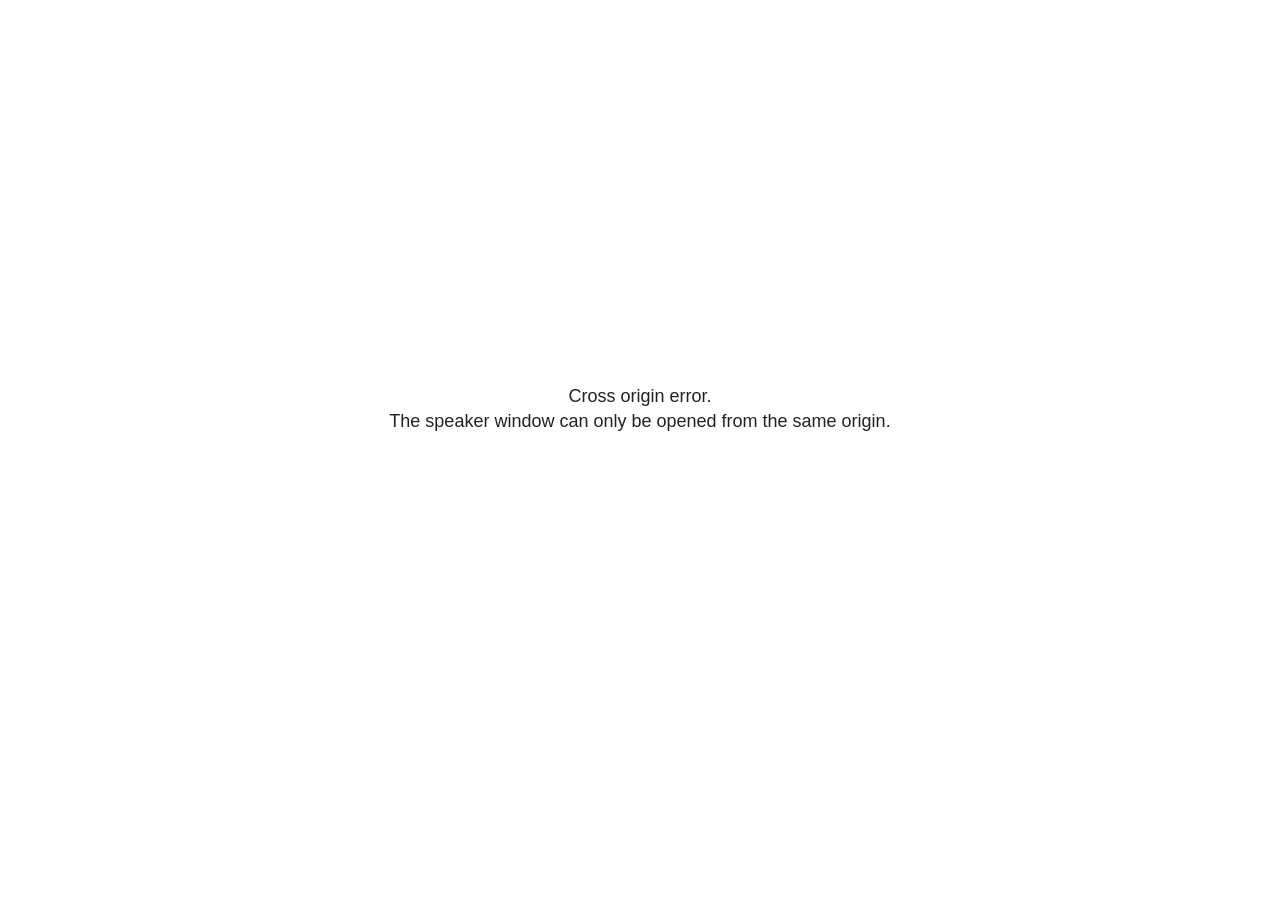
<file: docs/example-revealjs_files/libs/revealjs/plugin/notes/speaker-view.html>
<!--
	NOTE: You need to build the notes plugin after making changes to this file.
-->
<html lang="en">
	<head>
		<meta charset="utf-8">

		<title>reveal.js - Speaker View</title>

		<style>
			body {
				font-family: Helvetica;
				font-size: 18px;
			}

			#current-slide,
			#upcoming-slide,
			#speaker-controls {
				padding: 6px;
				box-sizing: border-box;
				-moz-box-sizing: border-box;
			}

			#current-slide iframe,
			#upcoming-slide iframe {
				width: 100%;
				height: 100%;
				border: 1px solid #ddd;
			}

			#current-slide .label,
			#upcoming-slide .label {
				position: absolute;
				top: 10px;
				left: 10px;
				z-index: 2;
			}

			#connection-status {
				position: absolute;
				top: 0;
				left: 0;
				width: 100%;
				height: 100%;
				z-index: 20;
				padding: 30% 20% 20% 20%;
				font-size: 18px;
				color: #222;
				background: #fff;
				text-align: center;
				box-sizing: border-box;
				line-height: 1.4;
			}

			.overlay-element {
				height: 34px;
				line-height: 34px;
				padding: 0 10px;
				text-shadow: none;
				background: rgba( 220, 220, 220, 0.8 );
				color: #222;
				font-size: 14px;
			}

			.overlay-element.interactive:hover {
				background: rgba( 220, 220, 220, 1 );
			}

			#current-slide {
				position: absolute;
				width: 60%;
				height: 100%;
				top: 0;
				left: 0;
				padding-right: 0;
			}

			#upcoming-slide {
				position: absolute;
				width: 40%;
				height: 40%;
				right: 0;
				top: 0;
			}

			/* Speaker controls */
			#speaker-controls {
				position: absolute;
				top: 40%;
				right: 0;
				width: 40%;
				height: 60%;
				overflow: auto;
				font-size: 18px;
			}

				.speaker-controls-time.hidden,
				.speaker-controls-notes.hidden {
					display: none;
				}

				.speaker-controls-time .label,
				.speaker-controls-pace .label,
				.speaker-controls-notes .label {
					text-transform: uppercase;
					font-weight: normal;
					font-size: 0.66em;
					color: #666;
					margin: 0;
				}

				.speaker-controls-time, .speaker-controls-pace {
					border-bottom: 1px solid rgba( 200, 200, 200, 0.5 );
					margin-bottom: 10px;
					padding: 10px 16px;
					padding-bottom: 20px;
					cursor: pointer;
				}

				.speaker-controls-time .reset-button {
					opacity: 0;
					float: right;
					color: #666;
					text-decoration: none;
				}
				.speaker-controls-time:hover .reset-button {
					opacity: 1;
				}

				.speaker-controls-time .timer,
				.speaker-controls-time .clock {
					width: 50%;
				}

				.speaker-controls-time .timer,
				.speaker-controls-time .clock,
				.speaker-controls-time .pacing .hours-value,
				.speaker-controls-time .pacing .minutes-value,
				.speaker-controls-time .pacing .seconds-value {
					font-size: 1.9em;
				}

				.speaker-controls-time .timer {
					float: left;
				}

				.speaker-controls-time .clock {
					float: right;
					text-align: right;
				}

				.speaker-controls-time span.mute {
					opacity: 0.3;
				}

				.speaker-controls-time .pacing-title {
					margin-top: 5px;
				}

				.speaker-controls-time .pacing.ahead {
					color: blue;
				}

				.speaker-controls-time .pacing.on-track {
					color: green;
				}

				.speaker-controls-time .pacing.behind {
					color: red;
				}

				.speaker-controls-notes {
					padding: 10px 16px;
				}

				.speaker-controls-notes .value {
					margin-top: 5px;
					line-height: 1.4;
					font-size: 1.2em;
				}

			/* Layout selector */
			#speaker-layout {
				position: absolute;
				top: 10px;
				right: 10px;
				color: #222;
				z-index: 10;
			}
				#speaker-layout select {
					position: absolute;
					width: 100%;
					height: 100%;
					top: 0;
					left: 0;
					border: 0;
					box-shadow: 0;
					cursor: pointer;
					opacity: 0;

					font-size: 1em;
					background-color: transparent;

					-moz-appearance: none;
					-webkit-appearance: none;
					-webkit-tap-highlight-color: rgba(0, 0, 0, 0);
				}

				#speaker-layout select:focus {
					outline: none;
					box-shadow: none;
				}

			.clear {
				clear: both;
			}

			/* Speaker layout: Wide */
			body[data-speaker-layout="wide"] #current-slide,
			body[data-speaker-layout="wide"] #upcoming-slide {
				width: 50%;
				height: 45%;
				padding: 6px;
			}

			body[data-speaker-layout="wide"] #current-slide {
				top: 0;
				left: 0;
			}

			body[data-speaker-layout="wide"] #upcoming-slide {
				top: 0;
				left: 50%;
			}

			body[data-speaker-layout="wide"] #speaker-controls {
				top: 45%;
				left: 0;
				width: 100%;
				height: 50%;
				font-size: 1.25em;
			}

			/* Speaker layout: Tall */
			body[data-speaker-layout="tall"] #current-slide,
			body[data-speaker-layout="tall"] #upcoming-slide {
				width: 45%;
				height: 50%;
				padding: 6px;
			}

			body[data-speaker-layout="tall"] #current-slide {
				top: 0;
				left: 0;
			}

			body[data-speaker-layout="tall"] #upcoming-slide {
				top: 50%;
				left: 0;
			}

			body[data-speaker-layout="tall"] #speaker-controls {
				padding-top: 40px;
				top: 0;
				left: 45%;
				width: 55%;
				height: 100%;
				font-size: 1.25em;
			}

			/* Speaker layout: Notes only */
			body[data-speaker-layout="notes-only"] #current-slide,
			body[data-speaker-layout="notes-only"] #upcoming-slide {
				display: none;
			}

			body[data-speaker-layout="notes-only"] #speaker-controls {
				padding-top: 40px;
				top: 0;
				left: 0;
				width: 100%;
				height: 100%;
				font-size: 1.25em;
			}

			@media screen and (max-width: 1080px) {
				body[data-speaker-layout="default"] #speaker-controls {
					font-size: 16px;
				}
			}

			@media screen and (max-width: 900px) {
				body[data-speaker-layout="default"] #speaker-controls {
					font-size: 14px;
				}
			}

			@media screen and (max-width: 800px) {
				body[data-speaker-layout="default"] #speaker-controls {
					font-size: 12px;
				}
			}

		</style>
	</head>

	<body>

		<div id="connection-status">Loading speaker view...</div>

		<div id="current-slide"></div>
		<div id="upcoming-slide"><span class="overlay-element label">Upcoming</span></div>
		<div id="speaker-controls">
			<div class="speaker-controls-time">
				<h4 class="label">Time <span class="reset-button">Click to Reset</span></h4>
				<div class="clock">
					<span class="clock-value">0:00 AM</span>
				</div>
				<div class="timer">
					<span class="hours-value">00</span><span class="minutes-value">:00</span><span class="seconds-value">:00</span>
				</div>
				<div class="clear"></div>

				<h4 class="label pacing-title" style="display: none">Pacing – Time to finish current slide</h4>
				<div class="pacing" style="display: none">
					<span class="hours-value">00</span><span class="minutes-value">:00</span><span class="seconds-value">:00</span>
				</div>
			</div>

			<div class="speaker-controls-notes hidden">
				<h4 class="label">Notes</h4>
				<div class="value"></div>
			</div>
		</div>
		<div id="speaker-layout" class="overlay-element interactive">
			<span class="speaker-layout-label"></span>
			<select class="speaker-layout-dropdown"></select>
		</div>

		<script>

			(function() {

				var notes,
					notesValue,
					currentState,
					currentSlide,
					upcomingSlide,
					layoutLabel,
					layoutDropdown,
					pendingCalls = {},
					lastRevealApiCallId = 0,
					connected = false

				var connectionStatus = document.querySelector( '#connection-status' );

				var SPEAKER_LAYOUTS = {
					'default': 'Default',
					'wide': 'Wide',
					'tall': 'Tall',
					'notes-only': 'Notes only'
				};

				setupLayout();

				let openerOrigin;

				try {
					openerOrigin = window.opener.location.origin;
				}
				catch ( error ) { console.warn( error ) }

				// In order to prevent XSS, the speaker view will only run if its
				// opener has the same origin as itself
				if( window.location.origin !== openerOrigin ) {
					connectionStatus.innerHTML = 'Cross origin error.<br>The speaker window can only be opened from the same origin.';
					return;
				}

				var connectionTimeout = setTimeout( function() {
					connectionStatus.innerHTML = 'Error connecting to main window.<br>Please try closing and reopening the speaker view.';
				}, 5000 );

				window.addEventListener( 'message', function( event ) {

					// Validate the origin of all messages to avoid parsing messages
					// that aren't meant for us. Ignore when running off file:// so
					// that the speaker view continues to work without a web server.
					if( window.location.origin !== event.origin && window.location.origin !== 'file://' ) {
						return
					}

					clearTimeout( connectionTimeout );
					connectionStatus.style.display = 'none';

					var data = JSON.parse( event.data );

					// The overview mode is only useful to the reveal.js instance
					// where navigation occurs so we don't sync it
					if( data.state ) delete data.state.overview;

					// Messages sent by the notes plugin inside of the main window
					if( data && data.namespace === 'reveal-notes' ) {
						if( data.type === 'connect' ) {
							handleConnectMessage( data );
						}
						else if( data.type === 'state' ) {
							handleStateMessage( data );
						}
						else if( data.type === 'return' ) {
							pendingCalls[data.callId](data.result);
							delete pendingCalls[data.callId];
						}
					}
					// Messages sent by the reveal.js inside of the current slide preview
					else if( data && data.namespace === 'reveal' ) {
						if( /ready/.test( data.eventName ) ) {
							// Send a message back to notify that the handshake is complete
							window.opener.postMessage( JSON.stringify({ namespace: 'reveal-notes', type: 'connected'} ), '*' );
						}
						else if( /slidechanged|fragmentshown|fragmenthidden|paused|resumed/.test( data.eventName ) && currentState !== JSON.stringify( data.state ) ) {

							dispatchStateToMainWindow( data.state );

						}
					}

				} );

				/**
				 * Updates the presentation in the main window to match the state
				 * of the presentation in the notes window.
				 */
				const dispatchStateToMainWindow = debounce(( state ) => {
					window.opener.postMessage( JSON.stringify({ method: 'setState', args: [ state ]} ), '*' );
				}, 500);

				/**
				 * Asynchronously calls the Reveal.js API of the main frame.
				 */
				function callRevealApi( methodName, methodArguments, callback ) {

					var callId = ++lastRevealApiCallId;
					pendingCalls[callId] = callback;
					window.opener.postMessage( JSON.stringify( {
						namespace: 'reveal-notes',
						type: 'call',
						callId: callId,
						methodName: methodName,
						arguments: methodArguments
					} ), '*' );

				}

				/**
				 * Called when the main window is trying to establish a
				 * connection.
				 */
				function handleConnectMessage( data ) {

					if( connected === false ) {
						connected = true;

						setupIframes( data );
						setupKeyboard();
						setupNotes();
						setupTimer();
						setupHeartbeat();
					}

				}

				/**
				 * Called when the main window sends an updated state.
				 */
				function handleStateMessage( data ) {

					// Store the most recently set state to avoid circular loops
					// applying the same state
					currentState = JSON.stringify( data.state );

					// No need for updating the notes in case of fragment changes
					if ( data.notes ) {
						notes.classList.remove( 'hidden' );
						notesValue.style.whiteSpace = data.whitespace;
						if( data.markdown ) {
							notesValue.innerHTML = marked( data.notes );
						}
						else {
							notesValue.innerHTML = data.notes;
						}
					}
					else {
						notes.classList.add( 'hidden' );
					}

					// Update the note slides
					currentSlide.contentWindow.postMessage( JSON.stringify({ method: 'setState', args: [ data.state ] }), '*' );
					upcomingSlide.contentWindow.postMessage( JSON.stringify({ method: 'setState', args: [ data.state ] }), '*' );
					upcomingSlide.contentWindow.postMessage( JSON.stringify({ method: 'next' }), '*' );

				}

				// Limit to max one state update per X ms
				handleStateMessage = debounce( handleStateMessage, 200 );

				/**
				 * Forward keyboard events to the current slide window.
				 * This enables keyboard events to work even if focus
				 * isn't set on the current slide iframe.
				 *
				 * Block F5 default handling, it reloads and disconnects
				 * the speaker notes window.
				 */
				function setupKeyboard() {

					document.addEventListener( 'keydown', function( event ) {
						if( event.keyCode === 116 || ( event.metaKey && event.keyCode === 82 ) ) {
							event.preventDefault();
							return false;
						}
						currentSlide.contentWindow.postMessage( JSON.stringify({ method: 'triggerKey', args: [ event.keyCode ] }), '*' );
					} );

				}

				/**
				 * Creates the preview iframes.
				 */
				function setupIframes( data ) {

					var params = [
						'receiver',
						'progress=false',
						'history=false',
						'transition=none',
						'autoSlide=0',
						'backgroundTransition=none'
					].join( '&' );

					var urlSeparator = /\?/.test(data.url) ? '&' : '?';
					var hash = '#/' + data.state.indexh + '/' + data.state.indexv;
					var currentURL = data.url + urlSeparator + params + '&scrollActivationWidth=false&postMessageEvents=true' + hash;
					var upcomingURL = data.url + urlSeparator + params + '&scrollActivationWidth=false&controls=false' + hash;

					currentSlide = document.createElement( 'iframe' );
					currentSlide.setAttribute( 'width', 1280 );
					currentSlide.setAttribute( 'height', 1024 );
					currentSlide.setAttribute( 'src', currentURL );
					document.querySelector( '#current-slide' ).appendChild( currentSlide );

					upcomingSlide = document.createElement( 'iframe' );
					upcomingSlide.setAttribute( 'width', 640 );
					upcomingSlide.setAttribute( 'height', 512 );
					upcomingSlide.setAttribute( 'src', upcomingURL );
					document.querySelector( '#upcoming-slide' ).appendChild( upcomingSlide );

				}

				/**
				 * Setup the notes UI.
				 */
				function setupNotes() {

					notes = document.querySelector( '.speaker-controls-notes' );
					notesValue = document.querySelector( '.speaker-controls-notes .value' );

				}

				/**
				 * We send out a heartbeat at all times to ensure we can
				 * reconnect with the main presentation window after reloads.
				 */
				function setupHeartbeat() {

					setInterval( () => {
						window.opener.postMessage( JSON.stringify({ namespace: 'reveal-notes', type: 'heartbeat'} ), '*' );
					}, 1000 );

				}

				function getTimings( callback ) {

					callRevealApi( 'getSlidesAttributes', [], function ( slideAttributes ) {
						callRevealApi( 'getConfig', [], function ( config ) {
							var totalTime = config.totalTime;
							var minTimePerSlide = config.minimumTimePerSlide || 0;
							var defaultTiming = config.defaultTiming;
							if ((defaultTiming == null) && (totalTime == null)) {
								callback(null);
								return;
							}
							// Setting totalTime overrides defaultTiming
							if (totalTime) {
								defaultTiming = 0;
							}
							var timings = [];
							for ( var i in slideAttributes ) {
								var slide = slideAttributes[ i ];
								var timing = defaultTiming;
								if( slide.hasOwnProperty( 'data-timing' )) {
									var t = slide[ 'data-timing' ];
									timing = parseInt(t);
									if( isNaN(timing) ) {
										console.warn("Could not parse timing '" + t + "' of slide " + i + "; using default of " + defaultTiming);
										timing = defaultTiming;
									}
								}
								timings.push(timing);
							}
							if ( totalTime ) {
								// After we've allocated time to individual slides, we summarize it and
								// subtract it from the total time
								var remainingTime = totalTime - timings.reduce( function(a, b) { return a + b; }, 0 );
								// The remaining time is divided by the number of slides that have 0 seconds
								// allocated at the moment, giving the average time-per-slide on the remaining slides
								var remainingSlides = (timings.filter( function(x) { return x == 0 }) ).length
								var timePerSlide = Math.round( remainingTime / remainingSlides, 0 )
								// And now we replace every zero-value timing with that average
								timings = timings.map( function(x) { return (x==0 ? timePerSlide : x) } );
							}
							var slidesUnderMinimum = timings.filter( function(x) { return (x < minTimePerSlide) } ).length
							if ( slidesUnderMinimum ) {
								message = "The pacing time for " + slidesUnderMinimum + " slide(s) is under the configured minimum of " + minTimePerSlide + " seconds. Check the data-timing attribute on individual slides, or consider increasing the totalTime or minimumTimePerSlide configuration options (or removing some slides).";
								alert(message);
							}
							callback( timings );
						} );
					} );

				}

				/**
				 * Return the number of seconds allocated for presenting
				 * all slides up to and including this one.
				 */
				function getTimeAllocated( timings, callback ) {

					callRevealApi( 'getSlidePastCount', [], function ( currentSlide ) {
						var allocated = 0;
						for (var i in timings.slice(0, currentSlide + 1)) {
							allocated += timings[i];
						}
						callback( allocated );
					} );

				}

				/**
				 * Create the timer and clock and start updating them
				 * at an interval.
				 */
				function setupTimer() {

					var start = new Date(),
					timeEl = document.querySelector( '.speaker-controls-time' ),
					clockEl = timeEl.querySelector( '.clock-value' ),
					hoursEl = timeEl.querySelector( '.hours-value' ),
					minutesEl = timeEl.querySelector( '.minutes-value' ),
					secondsEl = timeEl.querySelector( '.seconds-value' ),
					pacingTitleEl = timeEl.querySelector( '.pacing-title' ),
					pacingEl = timeEl.querySelector( '.pacing' ),
					pacingHoursEl = pacingEl.querySelector( '.hours-value' ),
					pacingMinutesEl = pacingEl.querySelector( '.minutes-value' ),
					pacingSecondsEl = pacingEl.querySelector( '.seconds-value' );

					var timings = null;
					getTimings( function ( _timings ) {

						timings = _timings;
						if (_timings !== null) {
							pacingTitleEl.style.removeProperty('display');
							pacingEl.style.removeProperty('display');
						}

						// Update once directly
						_updateTimer();

						// Then update every second
						setInterval( _updateTimer, 1000 );

					} );


					function _resetTimer() {

						if (timings == null) {
							start = new Date();
							_updateTimer();
						}
						else {
							// Reset timer to beginning of current slide
							getTimeAllocated( timings, function ( slideEndTimingSeconds ) {
								var slideEndTiming = slideEndTimingSeconds * 1000;
								callRevealApi( 'getSlidePastCount', [], function ( currentSlide ) {
									var currentSlideTiming = timings[currentSlide] * 1000;
									var previousSlidesTiming = slideEndTiming - currentSlideTiming;
									var now = new Date();
									start = new Date(now.getTime() - previousSlidesTiming);
									_updateTimer();
								} );
							} );
						}

					}

					timeEl.addEventListener( 'click', function() {
						_resetTimer();
						return false;
					} );

					function _displayTime( hrEl, minEl, secEl, time) {

						var sign = Math.sign(time) == -1 ? "-" : "";
						time = Math.abs(Math.round(time / 1000));
						var seconds = time % 60;
						var minutes = Math.floor( time / 60 ) % 60 ;
						var hours = Math.floor( time / ( 60 * 60 )) ;
						hrEl.innerHTML = sign + zeroPadInteger( hours );
						if (hours == 0) {
							hrEl.classList.add( 'mute' );
						}
						else {
							hrEl.classList.remove( 'mute' );
						}
						minEl.innerHTML = ':' + zeroPadInteger( minutes );
						if (hours == 0 && minutes == 0) {
							minEl.classList.add( 'mute' );
						}
						else {
							minEl.classList.remove( 'mute' );
						}
						secEl.innerHTML = ':' + zeroPadInteger( seconds );
					}

					function _updateTimer() {

						var diff, hours, minutes, seconds,
						now = new Date();

						diff = now.getTime() - start.getTime();

						clockEl.innerHTML = now.toLocaleTimeString( 'en-US', { hour12: true, hour: '2-digit', minute:'2-digit' } );
						_displayTime( hoursEl, minutesEl, secondsEl, diff );
						if (timings !== null) {
							_updatePacing(diff);
						}

					}

					function _updatePacing(diff) {

						getTimeAllocated( timings, function ( slideEndTimingSeconds ) {
							var slideEndTiming = slideEndTimingSeconds * 1000;

							callRevealApi( 'getSlidePastCount', [], function ( currentSlide ) {
								var currentSlideTiming = timings[currentSlide] * 1000;
								var timeLeftCurrentSlide = slideEndTiming - diff;
								if (timeLeftCurrentSlide < 0) {
									pacingEl.className = 'pacing behind';
								}
								else if (timeLeftCurrentSlide < currentSlideTiming) {
									pacingEl.className = 'pacing on-track';
								}
								else {
									pacingEl.className = 'pacing ahead';
								}
								_displayTime( pacingHoursEl, pacingMinutesEl, pacingSecondsEl, timeLeftCurrentSlide );
							} );
						} );
					}

				}

				/**
				 * Sets up the speaker view layout and layout selector.
				 */
				function setupLayout() {

					layoutDropdown = document.querySelector( '.speaker-layout-dropdown' );
					layoutLabel = document.querySelector( '.speaker-layout-label' );

					// Render the list of available layouts
					for( var id in SPEAKER_LAYOUTS ) {
						var option = document.createElement( 'option' );
						option.setAttribute( 'value', id );
						option.textContent = SPEAKER_LAYOUTS[ id ];
						layoutDropdown.appendChild( option );
					}

					// Monitor the dropdown for changes
					layoutDropdown.addEventListener( 'change', function( event ) {

						setLayout( layoutDropdown.value );

					}, false );

					// Restore any currently persisted layout
					setLayout( getLayout() );

				}

				/**
				 * Sets a new speaker view layout. The layout is persisted
				 * in local storage.
				 */
				function setLayout( value ) {

					var title = SPEAKER_LAYOUTS[ value ];

					layoutLabel.innerHTML = 'Layout' + ( title ? ( ': ' + title ) : '' );
					layoutDropdown.value = value;

					document.body.setAttribute( 'data-speaker-layout', value );

					// Persist locally
					if( supportsLocalStorage() ) {
						window.localStorage.setItem( 'reveal-speaker-layout', value );
					}

				}

				/**
				 * Returns the ID of the most recently set speaker layout
				 * or our default layout if none has been set.
				 */
				function getLayout() {

					if( supportsLocalStorage() ) {
						var layout = window.localStorage.getItem( 'reveal-speaker-layout' );
						if( layout ) {
							return layout;
						}
					}

					// Default to the first record in the layouts hash
					for( var id in SPEAKER_LAYOUTS ) {
						return id;
					}

				}

				function supportsLocalStorage() {

					try {
						localStorage.setItem('test', 'test');
						localStorage.removeItem('test');
						return true;
					}
					catch( e ) {
						return false;
					}

				}

				function zeroPadInteger( num ) {

					var str = '00' + parseInt( num );
					return str.substring( str.length - 2 );

				}

				/**
				 * Limits the frequency at which a function can be called.
				 */
				function debounce( fn, ms ) {

					var lastTime = 0,
						timeout;

					return function() {

						var args = arguments;
						var context = this;

						clearTimeout( timeout );

						var timeSinceLastCall = Date.now() - lastTime;
						if( timeSinceLastCall > ms ) {
							fn.apply( context, args );
							lastTime = Date.now();
						}
						else {
							timeout = setTimeout( function() {
								fn.apply( context, args );
								lastTime = Date.now();
							}, ms - timeSinceLastCall );
						}

					}

				}

			})();

		</script>
	</body>
</html>
</file>
<file: docs/index_files/libs/quarto-html/tippy.css>
.tippy-box[data-animation=fade][data-state=hidden]{opacity:0}[data-tippy-root]{max-width:calc(100vw - 10px)}.tippy-box{position:relative;background-color:#333;color:#fff;border-radius:4px;font-size:14px;line-height:1.4;white-space:normal;outline:0;transition-property:transform,visibility,opacity}.tippy-box[data-placement^=top]>.tippy-arrow{bottom:0}.tippy-box[data-placement^=top]>.tippy-arrow:before{bottom:-7px;left:0;border-width:8px 8px 0;border-top-color:initial;transform-origin:center top}.tippy-box[data-placement^=bottom]>.tippy-arrow{top:0}.tippy-box[data-placement^=bottom]>.tippy-arrow:before{top:-7px;left:0;border-width:0 8px 8px;border-bottom-color:initial;transform-origin:center bottom}.tippy-box[data-placement^=left]>.tippy-arrow{right:0}.tippy-box[data-placement^=left]>.tippy-arrow:before{border-width:8px 0 8px 8px;border-left-color:initial;right:-7px;transform-origin:center left}.tippy-box[data-placement^=right]>.tippy-arrow{left:0}.tippy-box[data-placement^=right]>.tippy-arrow:before{left:-7px;border-width:8px 8px 8px 0;border-right-color:initial;transform-origin:center right}.tippy-box[data-inertia][data-state=visible]{transition-timing-function:cubic-bezier(.54,1.5,.38,1.11)}.tippy-arrow{width:16px;height:16px;color:#333}.tippy-arrow:before{content:"";position:absolute;border-color:transparent;border-style:solid}.tippy-content{position:relative;padding:5px 9px;z-index:1}
</file>
<file: docs/index_files/libs/quarto-html/quarto-syntax-highlighting-46f66b053e56abd73bb6e954d61a315b.css>
/* quarto syntax highlight colors */
:root {
  --quarto-hl-ot-color: #003B4F;
  --quarto-hl-at-color: #657422;
  --quarto-hl-ss-color: #20794D;
  --quarto-hl-an-color: #5E5E5E;
  --quarto-hl-fu-color: #4758AB;
  --quarto-hl-st-color: #20794D;
  --quarto-hl-cf-color: #003B4F;
  --quarto-hl-op-color: #5E5E5E;
  --quarto-hl-er-color: #AD0000;
  --quarto-hl-bn-color: #AD0000;
  --quarto-hl-al-color: #AD0000;
  --quarto-hl-va-color: #111111;
  --quarto-hl-bu-color: inherit;
  --quarto-hl-ex-color: inherit;
  --quarto-hl-pp-color: #AD0000;
  --quarto-hl-in-color: #5E5E5E;
  --quarto-hl-vs-color: #20794D;
  --quarto-hl-wa-color: #5E5E5E;
  --quarto-hl-do-color: #5E5E5E;
  --quarto-hl-im-color: #00769E;
  --quarto-hl-ch-color: #20794D;
  --quarto-hl-dt-color: #AD0000;
  --quarto-hl-fl-color: #AD0000;
  --quarto-hl-co-color: #5E5E5E;
  --quarto-hl-cv-color: #5E5E5E;
  --quarto-hl-cn-color: #8f5902;
  --quarto-hl-sc-color: #5E5E5E;
  --quarto-hl-dv-color: #AD0000;
  --quarto-hl-kw-color: #003B4F;
}

/* other quarto variables */
:root {
  --quarto-font-monospace: SFMono-Regular, Menlo, Monaco, Consolas, "Liberation Mono", "Courier New", monospace;
}

/* syntax highlight based on Pandoc's rules */
pre > code.sourceCode > span {
  color: #003B4F;
}

code.sourceCode > span {
  color: #003B4F;
}

div.sourceCode,
div.sourceCode pre.sourceCode {
  color: #003B4F;
}

/* Normal */
code span {
  color: #003B4F;
}

/* Alert */
code span.al {
  color: #AD0000;
  font-style: inherit;
}

/* Annotation */
code span.an {
  color: #5E5E5E;
  font-style: inherit;
}

/* Attribute */
code span.at {
  color: #657422;
  font-style: inherit;
}

/* BaseN */
code span.bn {
  color: #AD0000;
  font-style: inherit;
}

/* BuiltIn */
code span.bu {
  font-style: inherit;
}

/* ControlFlow */
code span.cf {
  color: #003B4F;
  font-weight: bold;
  font-style: inherit;
}

/* Char */
code span.ch {
  color: #20794D;
  font-style: inherit;
}

/* Constant */
code span.cn {
  color: #8f5902;
  font-style: inherit;
}

/* Comment */
code span.co {
  color: #5E5E5E;
  font-style: inherit;
}

/* CommentVar */
code span.cv {
  color: #5E5E5E;
  font-style: italic;
}

/* Documentation */
code span.do {
  color: #5E5E5E;
  font-style: italic;
}

/* DataType */
code span.dt {
  color: #AD0000;
  font-style: inherit;
}

/* DecVal */
code span.dv {
  color: #AD0000;
  font-style: inherit;
}

/* Error */
code span.er {
  color: #AD0000;
  font-style: inherit;
}

/* Extension */
code span.ex {
  font-style: inherit;
}

/* Float */
code span.fl {
  color: #AD0000;
  font-style: inherit;
}

/* Function */
code span.fu {
  color: #4758AB;
  font-style: inherit;
}

/* Import */
code span.im {
  color: #00769E;
  font-style: inherit;
}

/* Information */
code span.in {
  color: #5E5E5E;
  font-style: inherit;
}

/* Keyword */
code span.kw {
  color: #003B4F;
  font-weight: bold;
  font-style: inherit;
}

/* Operator */
code span.op {
  color: #5E5E5E;
  font-style: inherit;
}

/* Other */
code span.ot {
  color: #003B4F;
  font-style: inherit;
}

/* Preprocessor */
code span.pp {
  color: #AD0000;
  font-style: inherit;
}

/* SpecialChar */
code span.sc {
  color: #5E5E5E;
  font-style: inherit;
}

/* SpecialString */
code span.ss {
  color: #20794D;
  font-style: inherit;
}

/* String */
code span.st {
  color: #20794D;
  font-style: inherit;
}

/* Variable */
code span.va {
  color: #111111;
  font-style: inherit;
}

/* VerbatimString */
code span.vs {
  color: #20794D;
  font-style: inherit;
}

/* Warning */
code span.wa {
  color: #5E5E5E;
  font-style: italic;
}

.prevent-inlining {
  content: "</";
}

/*# sourceMappingURL=5022ed312398f59a55adce476d7327af.css.map */
</file>
<file: docs/example_files/libs/quarto-html/tippy.css>
.tippy-box[data-animation=fade][data-state=hidden]{opacity:0}[data-tippy-root]{max-width:calc(100vw - 10px)}.tippy-box{position:relative;background-color:#333;color:#fff;border-radius:4px;font-size:14px;line-height:1.4;white-space:normal;outline:0;transition-property:transform,visibility,opacity}.tippy-box[data-placement^=top]>.tippy-arrow{bottom:0}.tippy-box[data-placement^=top]>.tippy-arrow:before{bottom:-7px;left:0;border-width:8px 8px 0;border-top-color:initial;transform-origin:center top}.tippy-box[data-placement^=bottom]>.tippy-arrow{top:0}.tippy-box[data-placement^=bottom]>.tippy-arrow:before{top:-7px;left:0;border-width:0 8px 8px;border-bottom-color:initial;transform-origin:center bottom}.tippy-box[data-placement^=left]>.tippy-arrow{right:0}.tippy-box[data-placement^=left]>.tippy-arrow:before{border-width:8px 0 8px 8px;border-left-color:initial;right:-7px;transform-origin:center left}.tippy-box[data-placement^=right]>.tippy-arrow{left:0}.tippy-box[data-placement^=right]>.tippy-arrow:before{left:-7px;border-width:8px 8px 8px 0;border-right-color:initial;transform-origin:center right}.tippy-box[data-inertia][data-state=visible]{transition-timing-function:cubic-bezier(.54,1.5,.38,1.11)}.tippy-arrow{width:16px;height:16px;color:#333}.tippy-arrow:before{content:"";position:absolute;border-color:transparent;border-style:solid}.tippy-content{position:relative;padding:5px 9px;z-index:1}
</file>
<file: docs/example_files/libs/quarto-html/quarto-syntax-highlighting-46f66b053e56abd73bb6e954d61a315b.css>
/* quarto syntax highlight colors */
:root {
  --quarto-hl-ot-color: #003B4F;
  --quarto-hl-at-color: #657422;
  --quarto-hl-ss-color: #20794D;
  --quarto-hl-an-color: #5E5E5E;
  --quarto-hl-fu-color: #4758AB;
  --quarto-hl-st-color: #20794D;
  --quarto-hl-cf-color: #003B4F;
  --quarto-hl-op-color: #5E5E5E;
  --quarto-hl-er-color: #AD0000;
  --quarto-hl-bn-color: #AD0000;
  --quarto-hl-al-color: #AD0000;
  --quarto-hl-va-color: #111111;
  --quarto-hl-bu-color: inherit;
  --quarto-hl-ex-color: inherit;
  --quarto-hl-pp-color: #AD0000;
  --quarto-hl-in-color: #5E5E5E;
  --quarto-hl-vs-color: #20794D;
  --quarto-hl-wa-color: #5E5E5E;
  --quarto-hl-do-color: #5E5E5E;
  --quarto-hl-im-color: #00769E;
  --quarto-hl-ch-color: #20794D;
  --quarto-hl-dt-color: #AD0000;
  --quarto-hl-fl-color: #AD0000;
  --quarto-hl-co-color: #5E5E5E;
  --quarto-hl-cv-color: #5E5E5E;
  --quarto-hl-cn-color: #8f5902;
  --quarto-hl-sc-color: #5E5E5E;
  --quarto-hl-dv-color: #AD0000;
  --quarto-hl-kw-color: #003B4F;
}

/* other quarto variables */
:root {
  --quarto-font-monospace: SFMono-Regular, Menlo, Monaco, Consolas, "Liberation Mono", "Courier New", monospace;
}

/* syntax highlight based on Pandoc's rules */
pre > code.sourceCode > span {
  color: #003B4F;
}

code.sourceCode > span {
  color: #003B4F;
}

div.sourceCode,
div.sourceCode pre.sourceCode {
  color: #003B4F;
}

/* Normal */
code span {
  color: #003B4F;
}

/* Alert */
code span.al {
  color: #AD0000;
  font-style: inherit;
}

/* Annotation */
code span.an {
  color: #5E5E5E;
  font-style: inherit;
}

/* Attribute */
code span.at {
  color: #657422;
  font-style: inherit;
}

/* BaseN */
code span.bn {
  color: #AD0000;
  font-style: inherit;
}

/* BuiltIn */
code span.bu {
  font-style: inherit;
}

/* ControlFlow */
code span.cf {
  color: #003B4F;
  font-weight: bold;
  font-style: inherit;
}

/* Char */
code span.ch {
  color: #20794D;
  font-style: inherit;
}

/* Constant */
code span.cn {
  color: #8f5902;
  font-style: inherit;
}

/* Comment */
code span.co {
  color: #5E5E5E;
  font-style: inherit;
}

/* CommentVar */
code span.cv {
  color: #5E5E5E;
  font-style: italic;
}

/* Documentation */
code span.do {
  color: #5E5E5E;
  font-style: italic;
}

/* DataType */
code span.dt {
  color: #AD0000;
  font-style: inherit;
}

/* DecVal */
code span.dv {
  color: #AD0000;
  font-style: inherit;
}

/* Error */
code span.er {
  color: #AD0000;
  font-style: inherit;
}

/* Extension */
code span.ex {
  font-style: inherit;
}

/* Float */
code span.fl {
  color: #AD0000;
  font-style: inherit;
}

/* Function */
code span.fu {
  color: #4758AB;
  font-style: inherit;
}

/* Import */
code span.im {
  color: #00769E;
  font-style: inherit;
}

/* Information */
code span.in {
  color: #5E5E5E;
  font-style: inherit;
}

/* Keyword */
code span.kw {
  color: #003B4F;
  font-weight: bold;
  font-style: inherit;
}

/* Operator */
code span.op {
  color: #5E5E5E;
  font-style: inherit;
}

/* Other */
code span.ot {
  color: #003B4F;
  font-style: inherit;
}

/* Preprocessor */
code span.pp {
  color: #AD0000;
  font-style: inherit;
}

/* SpecialChar */
code span.sc {
  color: #5E5E5E;
  font-style: inherit;
}

/* SpecialString */
code span.ss {
  color: #20794D;
  font-style: inherit;
}

/* String */
code span.st {
  color: #20794D;
  font-style: inherit;
}

/* Variable */
code span.va {
  color: #111111;
  font-style: inherit;
}

/* VerbatimString */
code span.vs {
  color: #20794D;
  font-style: inherit;
}

/* Warning */
code span.wa {
  color: #5E5E5E;
  font-style: italic;
}

.prevent-inlining {
  content: "</";
}

/*# sourceMappingURL=5022ed312398f59a55adce476d7327af.css.map */
</file>
<file: docs/example_files/libs/quarto-contrib/sticky-notes-0.1.0/sticky-notes.css>
body { position: relative; }

/* In revealjs, anchor positioned stickies to the slide section
   rather than to <body>, so they don't escape the slide. */
.reveal .slides section { position: relative; }

/* Wrapper injected by sticky-notes.js — carries positioning for absolute stickies */
.sticky-wrapper {
  display: inline-block;
  position: relative;
  isolation: isolate;
}
.sticky-draggable .sticky { cursor: grab; touch-action: none; user-select: none; }
.sticky-dragging .sticky { cursor: grabbing; }
.sticky-dragging { transition: none; }
.sticky-wrapper.sticky-positioned {
  position: absolute;
  display: block;
  isolation: isolate;
}

/* Shadow: outer carries the blur + top-clip; inner is the trapezoid shape */
.sticky-shadow-outer {
  position: absolute;
  top: 0;
  left: -6%;
  width: 112%;
  height: 106%;
  filter: blur(24px);
  clip-path: inset(0px -100px -100px -100px);
  pointer-events: none;
  z-index: 0;
}
.sticky-shadow-inner {
  width: 100%;
  height: 100%;
  background: rgba(0, 0, 0, 0.22);
  clip-path: polygon(5.5% 0%, 94.5% 0%, 97% 100%, 3% 100%);
}

.sticky {
  --sticky-bg: #fff7a8;
  background: var(--sticky-bg);
  padding: 1em 1.2em;
  display: inline-block;
  max-width: 22em;
  position: relative;
  z-index: 1;
}

.sticky-yellow { --sticky-bg: #fff7a8; }
.sticky-pink   { --sticky-bg: #ffc1d4; }

/* .sticky-positioned is now on the wrapper, but keep for sticky itself as fallback */
.sticky.sticky-positioned {
  position: relative;
  display: block;
}

.sticky.square {
  width: 12em;
  aspect-ratio: 1 / 1;
  display: inline-flex;
  align-items: center;
  justify-content: center;
  text-align: center;
}
.sticky-wrapper.sticky-positioned .sticky.square { display: flex; }
</file>
